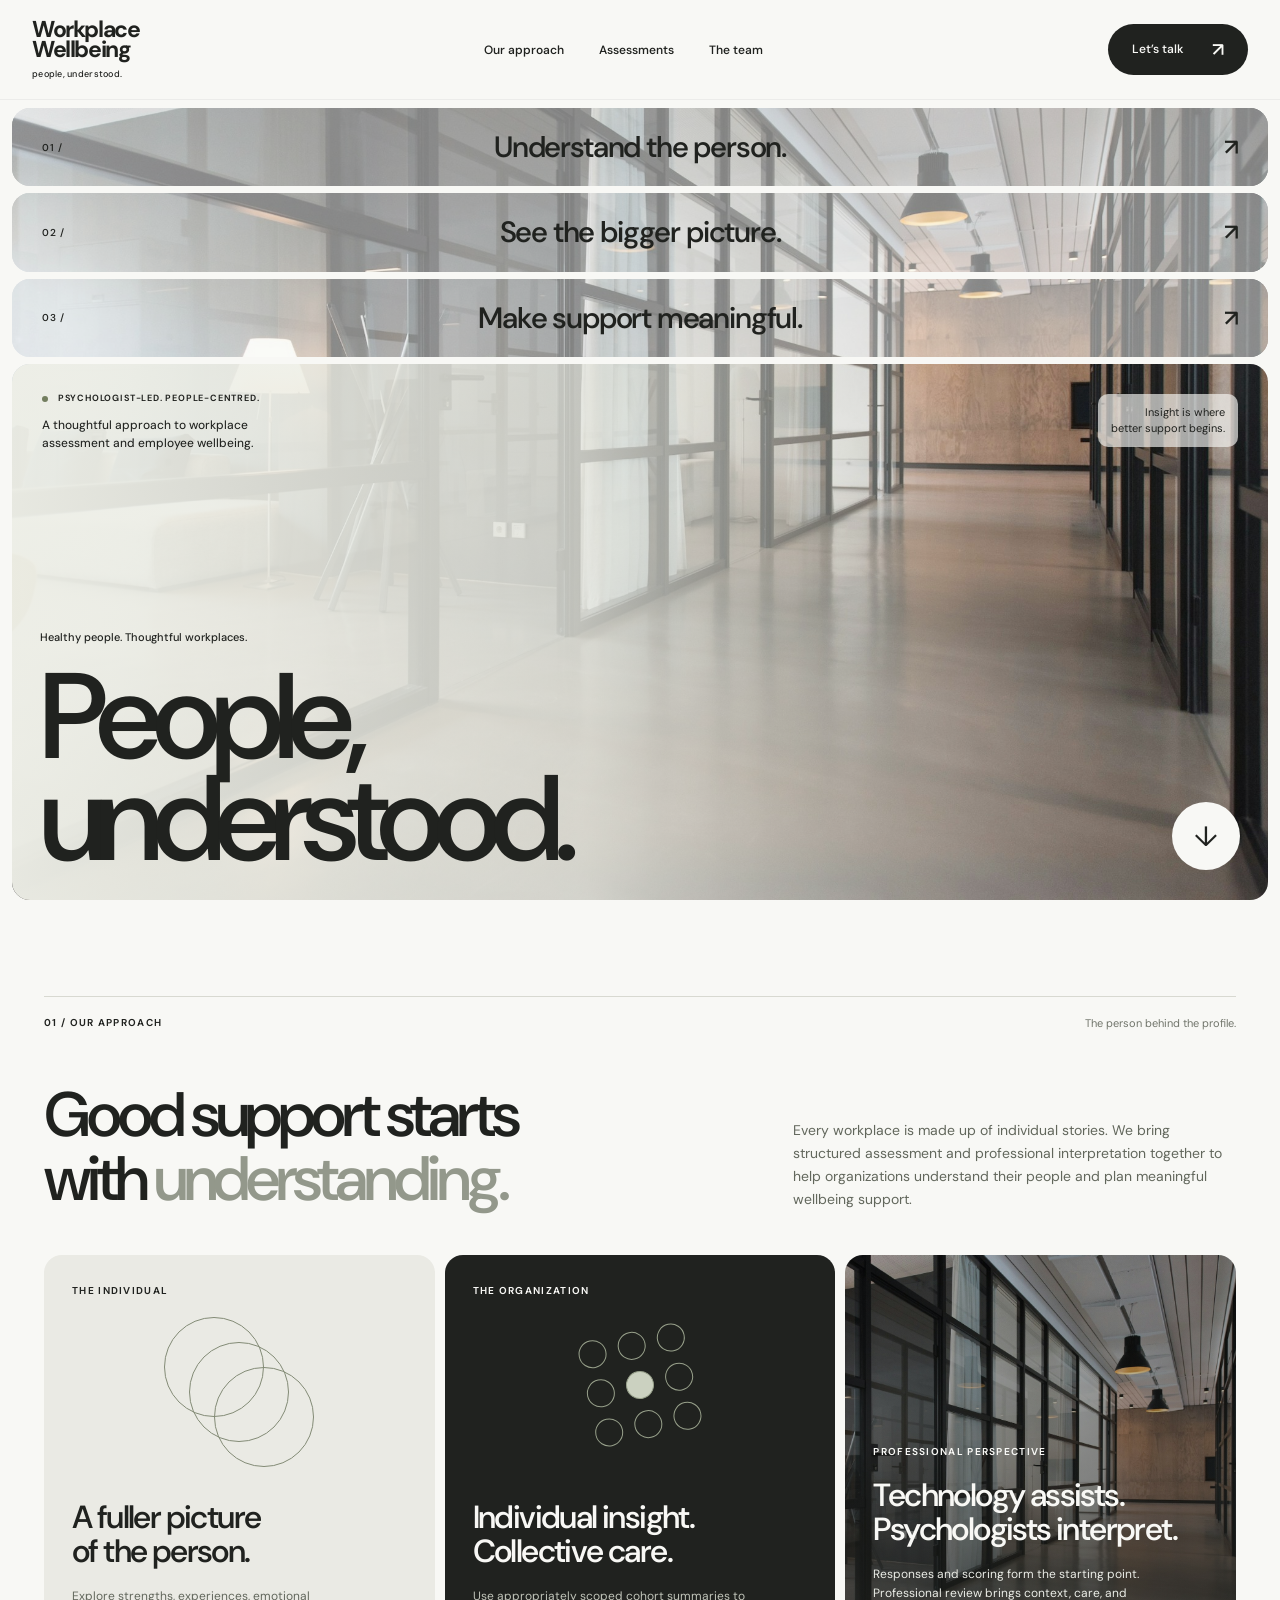
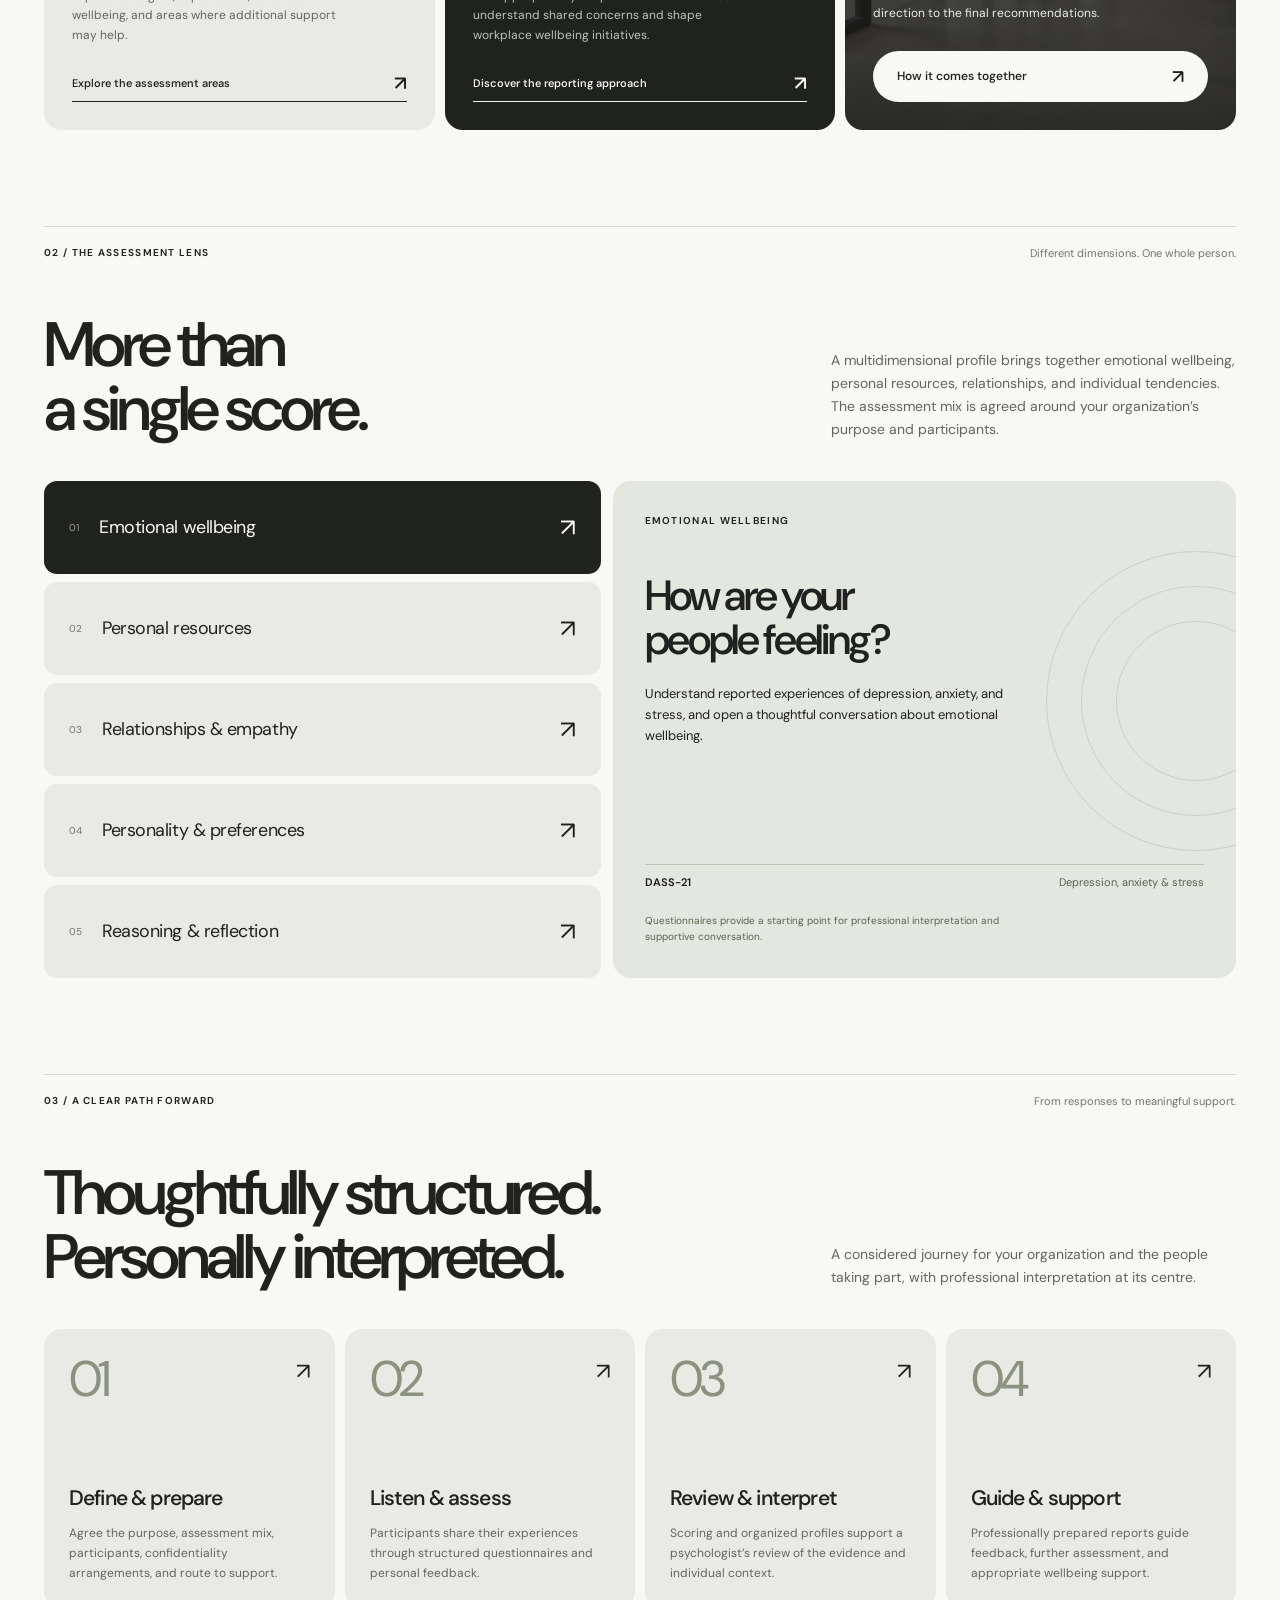
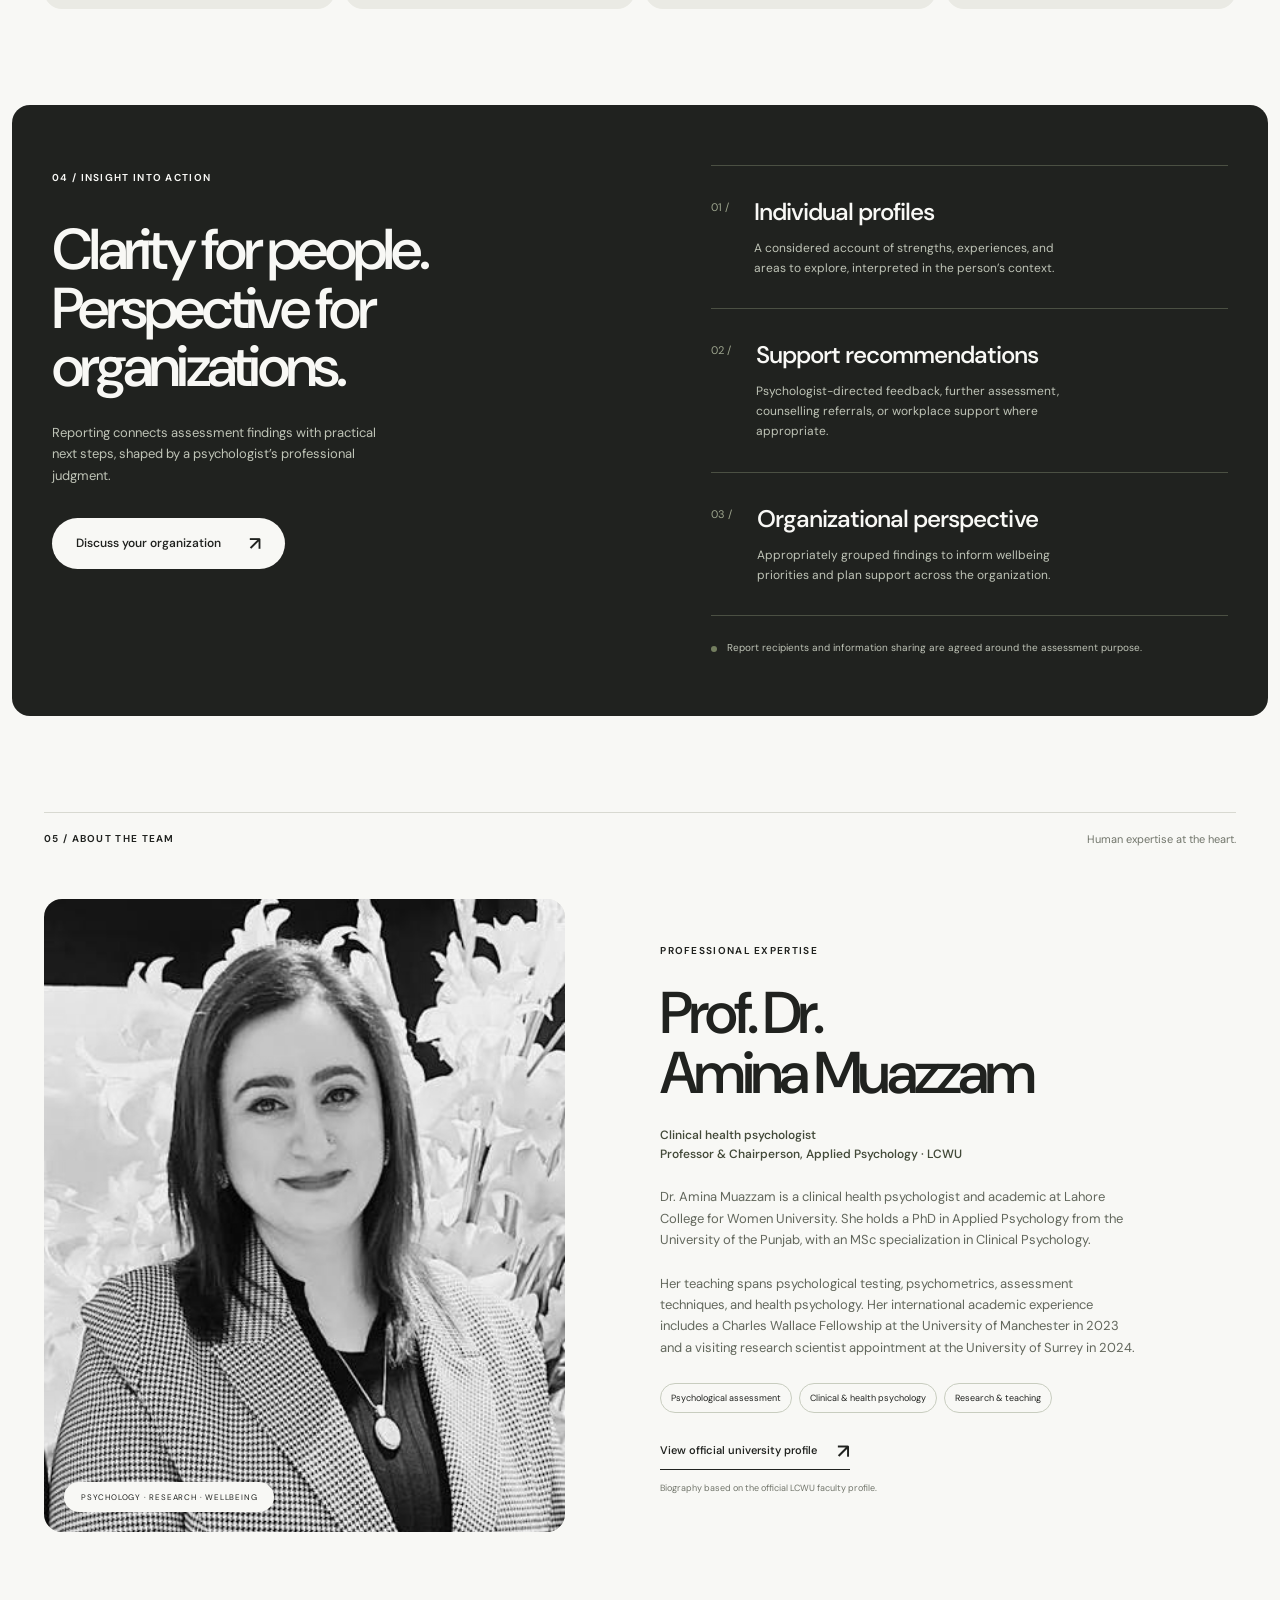
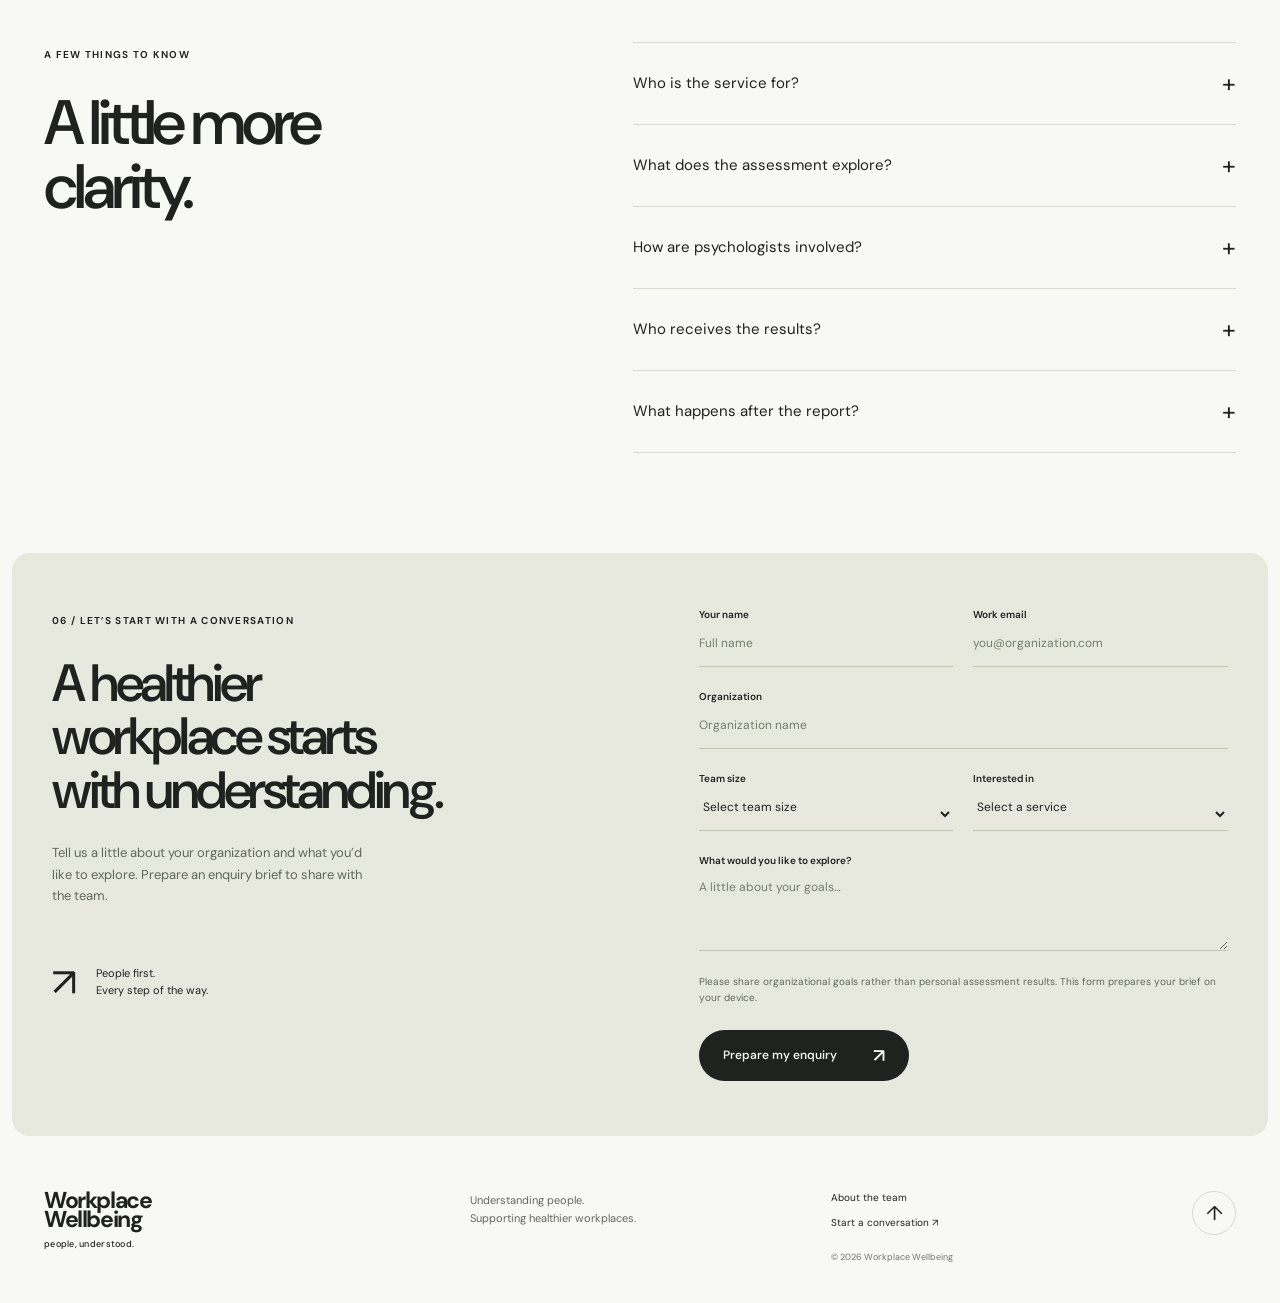
<file: index.html>
<!doctype html>
<html lang="en">
<head>
  <meta charset="UTF-8">
  <meta name="viewport" content="width=device-width, initial-scale=1">
  <meta name="theme-color" content="#f8f8f5">
  <meta name="description" content="Psychologist-led workplace assessment and wellbeing support. Understand your people through thoughtful assessment, professional interpretation, and practical follow-up.">
  <title>Workplace Wellbeing — People, understood.</title>
  <link rel="icon" type="image/svg+xml" href="assets/favicon.svg">
  <link rel="preload" as="image" href="assets/images/workplace.jpg">
  <link rel="stylesheet" href="styles.css">
  <script src="config.js" defer></script>
  <script src="app.js" defer></script>
</head>
<body>
  <a class="skip-link" href="#main">Skip to content</a>
  <div class="splash" aria-hidden="true" hidden><span class="splash-label">A little more understanding.</span><span class="splash-count">0</span></div>
  <header class="site-header">
    <a class="wordmark" href="#home" aria-label="Workplace Wellbeing home">Workplace<br>Wellbeing<span>people, understood.</span></a>
    <nav class="desktop-nav" aria-label="Main navigation"><a href="#approach">Our approach</a><a href="#assessments">Assessments</a><a href="#team">The team</a></nav>
    <div class="header-actions"><a class="button button-dark header-cta" href="#contact">Let’s talk <span aria-hidden="true">↗</span></a><button class="menu-toggle" type="button" aria-controls="mobile-menu" aria-expanded="false" aria-label="Open menu"><span></span><span></span></button></div>
  </header>
  <dialog id="mobile-menu" class="mobile-menu" aria-label="Navigation">
    <div class="menu-top"><span class="eyebrow">Explore</span><button class="close-menu" type="button" aria-label="Close menu">✕</button></div>
    <nav aria-label="Mobile navigation"><a href="#home">Home <span>01</span></a><a href="#approach">Our approach <span>02</span></a><a href="#assessments">Assessments <span>03</span></a><a href="#team">The team <span>04</span></a><a href="#contact">Let’s talk <span>05</span></a></nav>
    <p>Better understanding.<br>More thoughtful support.</p>
  </dialog>
  <main id="main">
    <section id="home" class="hero mosaic" aria-labelledby="hero-title">
      <div class="feature-bar mask-card"><span class="feature-index">01 /</span><span>Understand the person.</span><span class="feature-symbol" aria-hidden="true">↗</span></div>
      <div class="feature-bar mask-card"><span class="feature-index">02 /</span><span>See the bigger picture.</span><span class="feature-symbol" aria-hidden="true">↗</span></div>
      <div class="feature-bar mask-card"><span class="feature-index">03 /</span><span>Make support meaningful.</span><span class="feature-symbol" aria-hidden="true">↗</span></div>
      <div class="hero-main mask-card">
        <div class="hero-intro"><span class="status-dot"></span> PSYCHOLOGIST-LED. PEOPLE-CENTRED.<p>A thoughtful approach to workplace<br>assessment and employee wellbeing.</p></div>
        <div class="hero-bottom"><div><p class="hero-label">Healthy people. Thoughtful workplaces.</p><h1 id="hero-title">People,<br><span>understood.</span></h1></div><a class="round-link hero-link" href="#approach" aria-label="Discover our approach"><span aria-hidden="true">↓</span></a></div>
        <span class="hero-side-note">Insight is where<br>better support begins.</span>
      </div>
    </section>

    <section id="approach" class="section approach" aria-labelledby="approach-title">
      <div class="section-caption"><span class="eyebrow">01 / OUR APPROACH</span><span class="caption-right">The person behind the profile.</span></div>
      <div class="approach-intro reveal"><h2 id="approach-title">Good support starts<br>with <span class="muted">understanding.</span></h2><p>Every workplace is made up of individual stories. We bring structured assessment and professional interpretation together to help organizations understand their people and plan meaningful wellbeing support.</p></div>
      <div class="approach-grid">
        <article class="approach-card card-light reveal"><span class="eyebrow">THE INDIVIDUAL</span><div class="line-art" aria-hidden="true"><i></i><i></i><i></i></div><h3>A fuller picture<br>of the person.</h3><p>Explore strengths, experiences, emotional wellbeing, and areas where additional support may help.</p><a class="text-link" href="#assessments">Explore the assessment areas <span aria-hidden="true">↗</span></a></article>
        <article class="approach-card card-dark reveal"><span class="eyebrow">THE ORGANIZATION</span><div class="cohort-art" aria-hidden="true"><i></i><i></i><i></i><i></i><i></i><i></i><i></i><i></i><i></i></div><h3>Individual insight.<br>Collective care.</h3><p>Use appropriately scoped cohort summaries to understand shared concerns and shape workplace wellbeing initiatives.</p><a class="text-link" href="#reports">Discover the reporting approach <span aria-hidden="true">↗</span></a></article>
        <article class="approach-card card-photo reveal"><div><span class="eyebrow">PROFESSIONAL PERSPECTIVE</span><h3>Technology assists.<br>Psychologists interpret.</h3></div><p>Responses and scoring form the starting point. Professional review brings context, care, and direction to the final recommendations.</p><a class="button button-white" href="#process">How it comes together <span aria-hidden="true">↗</span></a></article>
      </div>
    </section>

    <section id="assessments" class="section assessment-section" aria-labelledby="assessment-title">
      <div class="section-caption"><span class="eyebrow">02 / THE ASSESSMENT LENS</span><span class="caption-right">Different dimensions. One whole person.</span></div>
      <div class="section-heading reveal"><h2 id="assessment-title">More than<br>a single score.</h2><p>A multidimensional profile brings together emotional wellbeing, personal resources, relationships, and individual tendencies. The assessment mix is agreed around your organization’s purpose and participants.</p></div>
      <div class="assessment-explorer reveal">
        <div class="assessment-tabs" role="tablist" aria-label="Assessment areas" aria-orientation="vertical">
          <button id="tab-emotional" role="tab" aria-selected="true" aria-controls="assessment-panel" data-area="emotional"><span>01</span> Emotional wellbeing <b aria-hidden="true">↗</b></button>
          <button id="tab-personal" role="tab" aria-selected="false" aria-controls="assessment-panel" tabindex="-1" data-area="personal"><span>02</span> Personal resources <b aria-hidden="true">↗</b></button>
          <button id="tab-relationships" role="tab" aria-selected="false" aria-controls="assessment-panel" tabindex="-1" data-area="relationships"><span>03</span> Relationships & empathy <b aria-hidden="true">↗</b></button>
          <button id="tab-preferences" role="tab" aria-selected="false" aria-controls="assessment-panel" tabindex="-1" data-area="preferences"><span>04</span> Personality & preferences <b aria-hidden="true">↗</b></button>
          <button id="tab-reflection" role="tab" aria-selected="false" aria-controls="assessment-panel" tabindex="-1" data-area="reflection"><span>05</span> Reasoning & reflection <b aria-hidden="true">↗</b></button>
        </div>
        <div id="assessment-panel" class="assessment-panel" role="tabpanel" tabindex="0" aria-labelledby="tab-emotional">
          <span class="eyebrow" id="area-kicker">EMOTIONAL WELLBEING</span><div class="panel-orbit" aria-hidden="true"><i></i><i></i><i></i></div>
          <h3 id="area-title">How are your<br>people feeling?</h3><p id="area-description">Understand reported experiences of depression, anxiety, and stress, and open a thoughtful conversation about emotional wellbeing.</p>
          <div class="instrument-list" id="instrument-list"><div><strong>DASS-21</strong><span>Depression, anxiety & stress</span></div></div>
          <p class="panel-footnote">Questionnaires provide a starting point for professional interpretation and supportive conversation.</p>
        </div>
      </div>
      <noscript><p>The assessment areas also include SWLS, Rosenberg Self-Esteem, Ryff Wellbeing, an IRI adaptation, a teacher–student relationship adaptation, brief Big Five and EPPS-inspired modules, a Raven-style task, and a Rotter-inspired sentence-completion module.</p></noscript>
    </section>

    <section id="process" class="section process-section" aria-labelledby="process-title">
      <div class="section-caption"><span class="eyebrow">03 / A CLEAR PATH FORWARD</span><span class="caption-right">From responses to meaningful support.</span></div>
      <div class="section-heading reveal"><h2 id="process-title">Thoughtfully structured.<br>Personally interpreted.</h2><p>A considered journey for your organization and the people taking part, with professional interpretation at its centre.</p></div>
      <div class="process-grid">
        <article class="process-card reveal"><span class="step-number">01</span><span class="process-line" aria-hidden="true">↗</span><h3>Define & prepare</h3><p>Agree the purpose, assessment mix, participants, confidentiality arrangements, and route to support.</p></article>
        <article class="process-card reveal"><span class="step-number">02</span><span class="process-line" aria-hidden="true">↗</span><h3>Listen & assess</h3><p>Participants share their experiences through structured questionnaires and personal feedback.</p></article>
        <article class="process-card reveal"><span class="step-number">03</span><span class="process-line" aria-hidden="true">↗</span><h3>Review & interpret</h3><p>Scoring and organized profiles support a psychologist’s review of the evidence and individual context.</p></article>
        <article class="process-card reveal"><span class="step-number">04</span><span class="process-line" aria-hidden="true">↗</span><h3>Guide & support</h3><p>Professionally prepared reports guide feedback, further assessment, and appropriate wellbeing support.</p></article>
      </div>
    </section>

    <section id="reports" class="reports-section" aria-labelledby="reports-title">
      <div class="report-heading reveal"><span class="eyebrow">04 / INSIGHT INTO ACTION</span><h2 id="reports-title">Clarity for people.<br>Perspective for<br>organizations.</h2><p>Reporting connects assessment findings with practical next steps, shaped by a psychologist’s professional judgment.</p><a class="button button-white" href="#contact">Discuss your organization <span aria-hidden="true">↗</span></a></div>
      <div class="report-details">
        <article class="reveal"><span>01 /</span><div><h3>Individual profiles</h3><p>A considered account of strengths, experiences, and areas to explore, interpreted in the person’s context.</p></div></article>
        <article class="reveal"><span>02 /</span><div><h3>Support recommendations</h3><p>Psychologist-directed feedback, further assessment, counselling referrals, or workplace support where appropriate.</p></div></article>
        <article class="reveal"><span>03 /</span><div><h3>Organizational perspective</h3><p>Appropriately grouped findings to inform wellbeing priorities and plan support across the organization.</p></div></article>
        <div class="report-note"><span class="status-dot"></span> Report recipients and information sharing are agreed around the assessment purpose.</div>
      </div>
    </section>

    <section id="team" class="section team-section" aria-labelledby="team-title">
      <div class="section-caption"><span class="eyebrow">05 / ABOUT THE TEAM</span><span class="caption-right">Human expertise at the heart.</span></div>
      <div class="team-grid reveal">
        <div class="team-portrait"><img src="assets/team/portrait-placeholder.svg" data-portrait alt="Portrait placeholder with the initials AM for Dr. Amina Muazzam" width="700" height="850" loading="lazy"><span class="portrait-caption">PSYCHOLOGY · RESEARCH · WELLBEING</span></div>
        <div class="team-bio"><span class="eyebrow">PROFESSIONAL EXPERTISE</span><h2 id="team-title">Prof. Dr.<br>Amina Muazzam</h2><p class="team-role">Clinical health psychologist<br>Professor & Chairperson, Applied Psychology · LCWU</p><p>Dr. Amina Muazzam is a clinical health psychologist and academic at Lahore College for Women University. She holds a PhD in Applied Psychology from the University of the Punjab, with an MSc specialization in Clinical Psychology.</p><p>Her teaching spans psychological testing, psychometrics, assessment techniques, and health psychology. Her international academic experience includes a Charles Wallace Fellowship at the University of Manchester in 2023 and a visiting research scientist appointment at the University of Surrey in 2024.</p><div class="team-tags"><span>Psychological assessment</span><span>Clinical & health psychology</span><span>Research & teaching</span></div><a class="text-link" href="https://www.lcwu.edu.pk/prof-dr-amina-muazzam.html" target="_blank" rel="noopener noreferrer">View official university profile <span aria-hidden="true">↗</span><span class="sr-only"> (opens in a new tab)</span></a><small class="bio-source">Biography based on the official LCWU faculty profile.</small></div>
      </div>
    </section>

    <section id="questions" class="section faq-section" aria-labelledby="faq-title"><div class="faq-intro"><span class="eyebrow">A FEW THINGS TO KNOW</span><h2 id="faq-title">A little more<br>clarity.</h2></div><div class="faq-list">
      <details><summary>Who is the service for?<span aria-hidden="true">+</span></summary><p>Organizations looking to understand and support employee wellbeing, including educational institutions and other workplaces. The assessment purpose and participant group are agreed before the programme begins.</p></details>
      <details><summary>What does the assessment explore?<span aria-hidden="true">+</span></summary><p>The profile can explore emotional wellbeing, life satisfaction, self-esteem, positive functioning, relationships, personality preferences, reasoning, and personal reflections. A psychologist selects the relevant assessment mix for the agreed purpose.</p></details>
      <details><summary>How are psychologists involved?<span aria-hidden="true">+</span></summary><p>The service is built around professional interpretation. Software organizes responses, calculates scores, and assists report preparation; psychologists consider the evidence in context, prepare final reports, and guide appropriate follow-up.</p></details>
      <details><summary>Who receives the results?<span aria-hidden="true">+</span></summary><p>Recipients and confidentiality arrangements are agreed at the outset. Individual feedback and organizational summaries serve different purposes, with information sharing scoped to those agreed purposes.</p></details>
      <details><summary>What happens after the report?<span aria-hidden="true">+</span></summary><p>Depending on the person and circumstances, a psychologist may suggest a feedback session, further assessment, counselling referral, coping-skills work, or workplace support. Organizational findings can also inform wider wellbeing initiatives.</p></details>
    </div></section>

    <section id="contact" class="contact-section" aria-labelledby="contact-title"><div class="contact-intro"><span class="eyebrow">06 / LET’S START WITH A CONVERSATION</span><h2 id="contact-title">A healthier<br>workplace starts<br>with understanding.</h2><p>Tell us a little about your organization and what you’d like to explore. Prepare an enquiry brief to share with the team.</p><div class="contact-note"><span aria-hidden="true">↗</span> People first.<br>Every step of the way.</div></div>
      <form id="enquiry-form"><div class="form-row"><label>Your name<input name="name" autocomplete="name" placeholder="Full name" required maxlength="100"></label><label>Work email<input name="email" type="email" autocomplete="email" placeholder="you@organization.com" required maxlength="200"></label></div><label>Organization<input name="organization" autocomplete="organization" placeholder="Organization name" required maxlength="200"></label><div class="form-row"><label>Team size<select name="size" required><option value="">Select team size</option><option>1–50 people</option><option>51–200 people</option><option>201–500 people</option><option>501+ people</option></select></label><label>Interested in<select name="interest" required><option value="">Select a service</option><option>Workplace wellbeing assessment</option><option>Individual assessment & feedback</option><option>Organizational wellbeing insights</option><option>Support & follow-up planning</option><option>Discuss the right approach</option></select></label></div><label>What would you like to explore?<textarea name="message" rows="3" placeholder="A little about your goals…" maxlength="3000" required></textarea></label><p class="form-note">Please share organizational goals rather than personal assessment results. This form prepares your brief on your device.</p><button class="button button-dark" type="submit">Prepare my enquiry <span aria-hidden="true">↗</span></button></form>
    </section>
  </main>
  <footer><a class="wordmark" href="#home">Workplace<br>Wellbeing<span>people, understood.</span></a><p>Understanding people.<br>Supporting healthier workplaces.</p><div><a href="#team">About the team</a><a href="#contact">Start a conversation ↗</a><span>© <span id="year">2026</span> Workplace Wellbeing</span></div><a class="back-top" href="#home" aria-label="Back to top">↑</a></footer>
  <dialog id="enquiry-dialog" class="enquiry-dialog" aria-labelledby="enquiry-title"><button class="dialog-close" type="button" aria-label="Close enquiry">✕</button><span class="eyebrow">YOUR NEXT STEP</span><h2 id="enquiry-title">Your conversation<br>starts here.</h2><p>Your enquiry brief is ready. Download or copy it to share with the team. Nothing has been sent.</p><pre id="enquiry-preview"></pre><div class="dialog-actions"><button class="button button-dark" id="download-enquiry" type="button">Download brief ↓</button><button class="button button-outline" id="copy-enquiry" type="button">Copy brief</button><a id="email-enquiry" class="button button-outline" hidden>Open email ↗</a></div><p id="copy-status" role="status" aria-live="polite"></p></dialog>
</body>
</html>
</file>
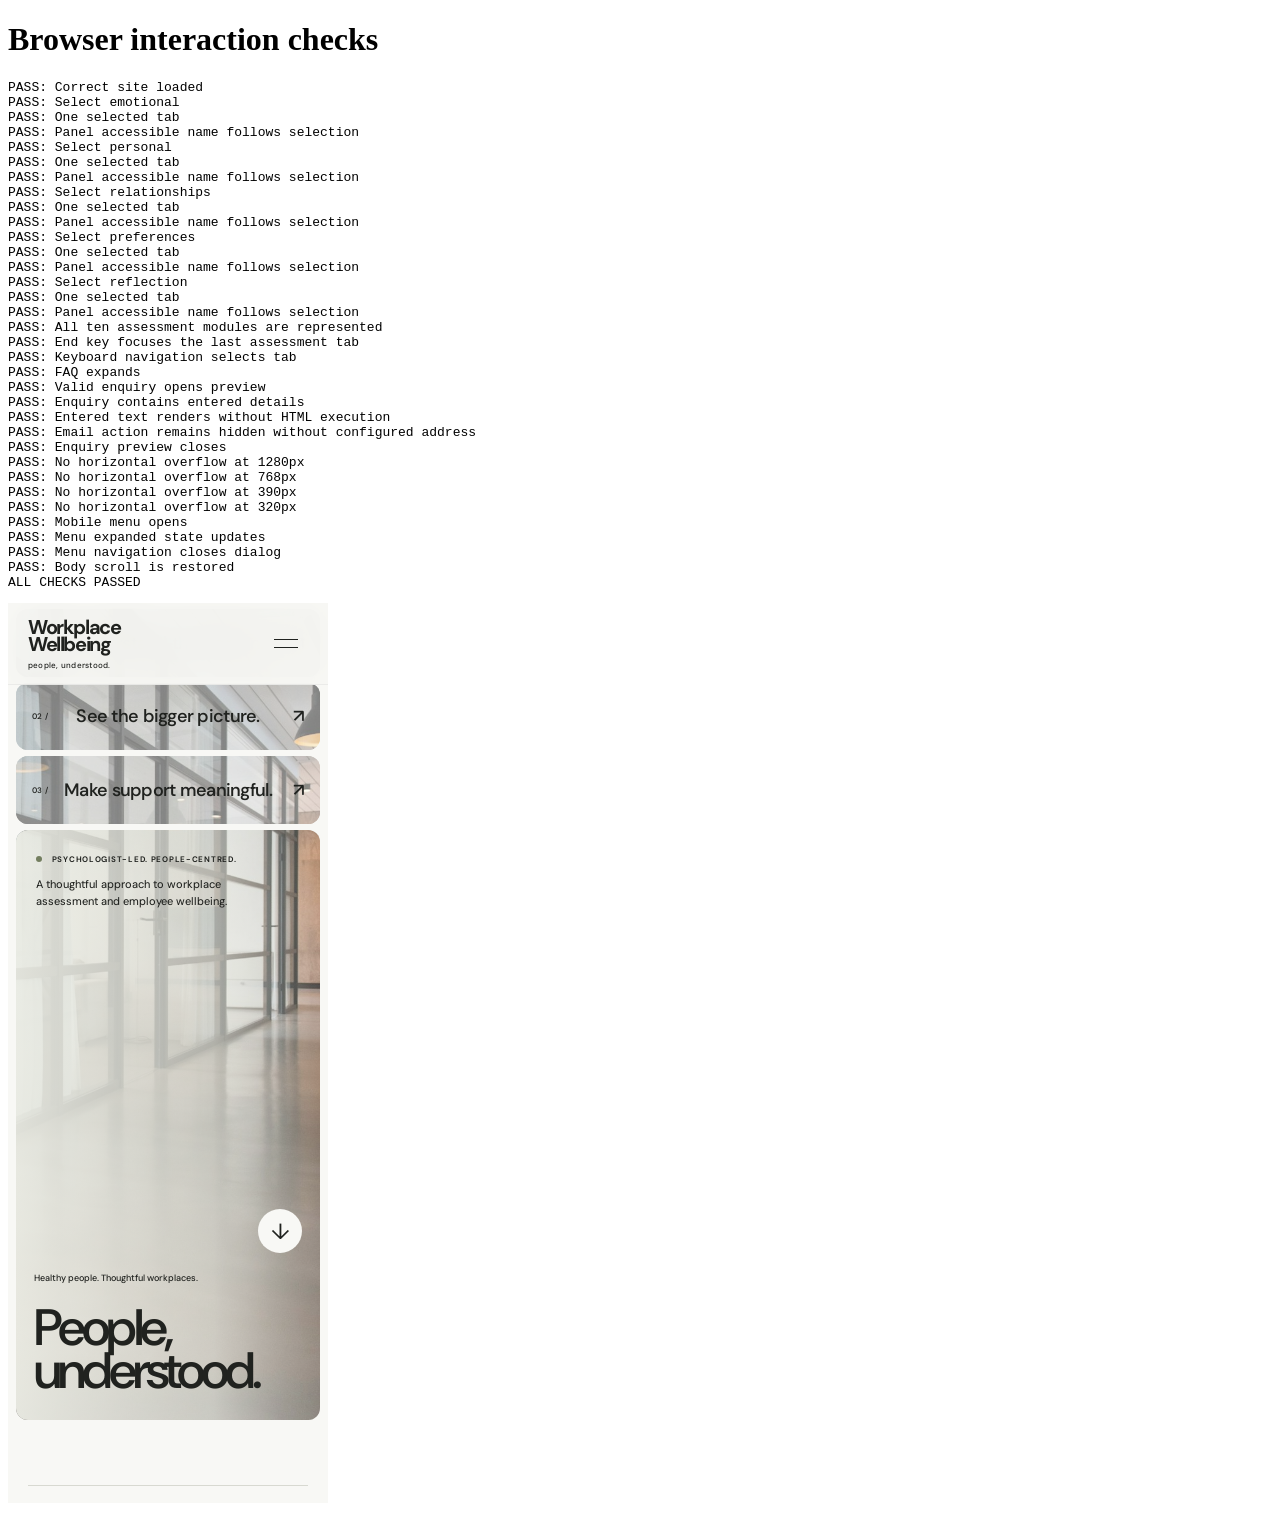
<file: tests/browser-check.html>
<!doctype html>
<html lang="en"><head><meta charset="utf-8"><title>Browser interaction checks</title></head><body>
<h1>Browser interaction checks</h1><pre id="results">Running…</pre><iframe id="site" src="../index.html#assessments" style="width:1280px;height:900px;border:0" title="Site under test"></iframe>
<script>
const frame = document.querySelector('#site');
frame.addEventListener('load', async () => {
  const results = [];
  const check = (condition, message) => { results.push(`${condition ? 'PASS' : 'FAIL'}: ${message}`); if (!condition) throw new Error(message); };
  const pause = () => new Promise(resolve => setTimeout(resolve, 250));
  try {
    const doc = frame.contentDocument;
    const win = frame.contentWindow;
    check(doc.title.includes('Workplace Wellbeing'), 'Correct site loaded');
    const tabs = [...doc.querySelectorAll('[role="tab"]')];
    let instruments = 0;
    for (const tab of tabs) {
      tab.click();
      check(tab.getAttribute('aria-selected') === 'true', `Select ${tab.dataset.area}`);
      check(doc.querySelectorAll('[role="tab"][aria-selected="true"]').length === 1, 'One selected tab');
      check(doc.querySelector('#assessment-panel').getAttribute('aria-labelledby') === tab.id, 'Panel accessible name follows selection');
      instruments += doc.querySelectorAll('#instrument-list > div').length;
    }
    check(instruments === 10, 'All ten assessment modules are represented');
    tabs[0].focus();
    tabs[0].dispatchEvent(new win.KeyboardEvent('keydown', { key: 'End', bubbles: true }));
    check(doc.activeElement === tabs[4], 'End key focuses the last assessment tab');
    check(tabs[4].getAttribute('aria-selected') === 'true', 'Keyboard navigation selects tab');
    const disclosure = doc.querySelector('details');
    disclosure.querySelector('summary').click();
    check(disclosure.open, 'FAQ expands');
    const form = doc.querySelector('#enquiry-form');
    const fill = (name, value) => { form.elements.namedItem(name).value = value; };
    fill('name', 'Test Visitor'); fill('email', 'visitor@example.org'); fill('organization', '<script>test<' + '/script>');
    fill('size', '51–200 people'); fill('interest', 'Workplace wellbeing assessment'); fill('message', 'Support for our team.');
    form.requestSubmit();
    check(doc.querySelector('#enquiry-dialog').open, 'Valid enquiry opens preview');
    check(doc.querySelector('#enquiry-preview').textContent.includes('visitor@example.org'), 'Enquiry contains entered details');
    check(!doc.querySelector('#enquiry-preview script'), 'Entered text renders without HTML execution');
    check(doc.querySelector('#email-enquiry').hidden, 'Email action remains hidden without configured address');
    doc.querySelector('.dialog-close').click();
    check(!doc.querySelector('#enquiry-dialog').open, 'Enquiry preview closes');
    for (const width of [1280, 768, 390, 320]) {
      frame.style.width = width + 'px';
      await pause();
      check(doc.documentElement.scrollWidth <= width + 1, `No horizontal overflow at ${width}px`);
    }
    doc.querySelector('.menu-toggle').click();
    check(doc.querySelector('#mobile-menu').open, 'Mobile menu opens');
    check(doc.querySelector('.menu-toggle').getAttribute('aria-expanded') === 'true', 'Menu expanded state updates');
    doc.querySelector('#mobile-menu a').click();
    await pause();
    check(!doc.querySelector('#mobile-menu').open, 'Menu navigation closes dialog');
    check(!doc.body.classList.contains('menu-open'), 'Body scroll is restored');
    results.push('ALL CHECKS PASSED');
  } catch (error) { results.push('ERROR: ' + error.message); }
  document.querySelector('#results').textContent = results.join('\n');
  document.title = results.includes('ALL CHECKS PASSED') ? 'PASS — Browser checks' : 'FAIL — Browser checks';
});
</script></body></html>
</file>
<file: styles.css>
@import url('https://fonts.googleapis.com/css2?family=DM+Sans:wght@400;450;500;550;600;650;700&display=swap');

:root{--paper:#f8f8f5;--ink:#20221f;--soft:#eaeae4;--line:#d8d9d1;--muted:#71756b;--radius:18px;--font:'DM Sans',Arial,Helvetica,sans-serif;color-scheme:light}
*{box-sizing:border-box}html{scroll-behavior:smooth;scroll-padding-top:105px}body{margin:0;background:var(--paper);color:var(--ink);font-family:var(--font);-webkit-font-smoothing:antialiased}body.menu-open{overflow:hidden}button,input,textarea,select{font:inherit}button,a,input,textarea,select{-webkit-tap-highlight-color:transparent}a{color:inherit;text-decoration:none}button{cursor:pointer;color:inherit}img{display:block;max-width:100%}button{border:0}a,button{touch-action:manipulation}button:focus-visible,a:focus-visible,summary:focus-visible{outline:3px solid #707e59;outline-offset:5px}input:focus,textarea:focus,select:focus{outline:2px solid #707e59;outline-offset:3px}[hidden]{display:none!important}h1,h2,h3,p{margin:0}h1,h2,h3{font-weight:550}h2{font-size:clamp(2.5rem,4.9vw,5rem);letter-spacing:-.065em;line-height:1.02}p{line-height:1.65}section[id]{scroll-margin-top:12px}::selection{background:#d2d8c5;color:#20221f}.muted{color:#93988b}.eyebrow{font-size:10px;letter-spacing:.13em;font-weight:650;line-height:1.6}.sr-only{position:absolute;width:1px;height:1px;padding:0;margin:-1px;overflow:hidden;clip:rect(0,0,0,0);white-space:nowrap;border:0}.skip-link{position:fixed;left:20px;top:-70px;z-index:200;background:#20221f;color:white;padding:15px;border-radius:10px}.skip-link:focus{top:10px}
.site-header{height:100px;position:fixed;top:0;left:0;right:0;z-index:40;display:flex;align-items:center;justify-content:space-between;padding:16px 32px;background:rgba(248,248,245,.92);backdrop-filter:blur(18px);border-bottom:1px solid rgba(32,34,31,.05)}.wordmark{font-size:23px;line-height:.85;font-weight:700;letter-spacing:-1.4px;display:block}.wordmark span{display:block;letter-spacing:.03em;font-weight:500;font-size:9px;margin-top:10px;line-height:1}.desktop-nav{display:flex;gap:35px;font-size:12px;font-weight:550}.desktop-nav a{padding:12px 0;position:relative}.desktop-nav a:after{content:'';position:absolute;bottom:5px;left:0;width:0;height:1px;background:var(--ink);transition:width .2s}.desktop-nav a:hover:after,.desktop-nav a.active:after{width:100%}.header-actions{display:flex;align-items:center;gap:20px}.button{display:inline-flex;align-items:center;justify-content:space-between;gap:28px;border-radius:99px;padding:16px 24px;font-size:12px;font-weight:550;line-height:1.4;transition:transform .2s,background .2s;min-height:48px}.button span{font-size:19px;line-height:1}.button:hover{transform:translateY(-2px)}.button-dark{background:var(--ink);color:var(--paper)}.button-dark:hover{background:#41473b}.button-white{background:var(--paper);color:var(--ink)}.button-outline{border:1px solid var(--line);background:transparent}.menu-toggle{display:none;width:44px;height:44px;background:transparent;position:relative}.menu-toggle span{width:24px;height:1.5px;background:var(--ink);position:absolute;left:10px;top:17px}.menu-toggle span+span{top:25px}.mobile-menu{inset:0 0 0 auto;margin:0;width:min(450px,90vw);height:100dvh;max-height:none;border:0;padding:30px;background:var(--paper);color:var(--ink)}dialog::backdrop{background:#10150f66;backdrop-filter:blur(5px)}.menu-top{display:flex;justify-content:space-between;align-items:center}.close-menu,.dialog-close{background:transparent;width:44px;height:44px;font-size:22px}.mobile-menu nav{display:flex;flex-direction:column;margin-top:65px}.mobile-menu nav a{display:flex;align-items:center;justify-content:space-between;font-size:clamp(24px,6vw,36px);letter-spacing:-.05em;padding:20px 0;border-bottom:1px solid var(--line)}.mobile-menu nav span{font-size:12px;letter-spacing:0}.mobile-menu>p{margin-top:45px;color:var(--muted);font-size:14px}
.hero{height:100svh;min-height:760px;max-height:1250px;padding:108px 12px 0;display:flex;flex-direction:column;gap:7px;position:relative}.mask-card{background-color:#d5d7d0;background-image:url('assets/images/workplace.jpg');background-size:cover;background-position:center;isolation:isolate;border-radius:var(--radius);position:relative;overflow:hidden}.mask-card:before{content:'';position:absolute;inset:0;background:rgba(248,248,245,.52);z-index:-1}.feature-bar{min-height:65px;height:8.7vh;max-height:100px;display:flex;align-items:center;justify-content:center;font-size:clamp(18px,2.3vw,33px);font-weight:550;letter-spacing:-.04em;flex-shrink:0}.feature-index{position:absolute;left:30px;font-size:10px;letter-spacing:.05em}.feature-symbol{position:absolute;right:30px;font-size:23px}.hero-main{flex:1;min-height:400px}.hero-main:before{background:linear-gradient(90deg,rgba(238,239,231,.97),rgba(238,239,231,.8) 45%,rgba(238,239,231,.05) 85%)}.hero-intro{position:absolute;top:28px;left:30px;font-size:9px;letter-spacing:.09em;font-weight:650}.hero-intro p{font-size:12px;font-weight:450;letter-spacing:0;margin-top:12px;line-height:1.55}.status-dot{display:inline-block;width:6px;height:6px;border-radius:50%;background:#737e5f;margin-right:7px;vertical-align:middle}.hero-bottom{position:absolute;bottom:30px;left:28px;right:28px;display:flex;align-items:flex-end;justify-content:space-between;gap:10px}.hero-label{font-size:11px;font-weight:500;margin-bottom:20px}h1{font-size:clamp(4rem,9.5vw,10rem);line-height:.84;letter-spacing:-.075em;font-weight:550}h1 span{letter-spacing:-.08em}.round-link{height:68px;width:68px;flex-shrink:0;border-radius:50%;background:var(--paper);display:flex;justify-content:center;align-items:center;font-size:28px;transition:transform .2s}.round-link:hover{transform:translateY(5px)}.hero-side-note{position:absolute;right:30px;top:30px;font-size:11px;line-height:1.5;text-align:right;background:#f8f8f5a6;padding:10px 13px;border-radius:10px}
.section{padding:96px 44px 0;max-width:1680px;margin:auto}.section-caption{display:flex;justify-content:space-between;align-items:center;border-top:1px solid var(--line);padding-top:18px;margin-bottom:52px}.caption-right{font-size:11px;color:var(--muted)}.approach-intro{display:grid;grid-template-columns:1.5fr 1fr;align-items:end;gap:7%;margin-bottom:44px}.approach-intro>p,.section-heading>p{font-size:14px;max-width:430px;color:#62675c}.approach-grid{display:grid;grid-template-columns:1fr 1fr 1fr;gap:10px}.approach-card{padding:28px;border-radius:var(--radius);min-height:475px;position:relative;overflow:hidden;display:flex;flex-direction:column;align-items:flex-start}.card-light{background:var(--soft)}.card-dark{background:var(--ink);color:var(--paper)}.approach-card h3{font-size:clamp(27px,2.5vw,39px);letter-spacing:-.05em;line-height:1.07;margin-top:auto}.approach-card p{font-size:12px;line-height:1.65;margin-top:18px;max-width:290px;color:#62675c}.card-dark p{color:#c0c4b9}.text-link{display:inline-flex;align-items:center;justify-content:space-between;gap:20px;font-size:11px;font-weight:550;line-height:1.5;padding-bottom:8px;border-bottom:1px solid currentColor}.text-link span[aria-hidden]{font-size:20px;line-height:1}.approach-card .text-link{margin-top:27px;width:100%}.card-photo{background:linear-gradient(180deg,#20221f22,#20221fdd),url('assets/images/workplace.jpg') 73% center/cover;color:var(--paper);justify-content:flex-end}.card-photo>div{margin-top:auto}.card-photo .eyebrow{display:block;margin-bottom:18px}.card-photo p{color:#ebede7}.card-photo .button{margin-top:27px;width:100%}.line-art{height:150px;width:150px;position:relative;margin:18px auto 28px}.line-art i{position:absolute;height:100px;width:100px;border:1px solid #838b76;border-radius:50%;top:25px;left:25px}.line-art i:nth-child(2){left:0;top:0}.line-art i:nth-child(3){left:50px;top:50px}.cohort-art{display:grid;grid-template-columns:repeat(3,28px);gap:12px;margin:32px auto 42px;transform:rotate(-12deg)}.cohort-art i{height:28px;width:28px;border:1px solid #98a18b;border-radius:50%}.cohort-art i:nth-child(5){background:#cbd1c0}.section-heading{display:flex;justify-content:space-between;align-items:end;gap:7%;margin-bottom:40px}.section-heading>h2{flex:1}.section-heading>p{width:34%}.assessment-explorer{display:grid;grid-template-columns:1fr 1.12fr;gap:12px}.assessment-tabs{display:flex;flex-direction:column;gap:8px}.assessment-tabs button{background:var(--soft);border-radius:13px;text-align:left;padding:30px 25px;display:flex;align-items:center;gap:20px;font-size:clamp(14px,1.4vw,20px);letter-spacing:-.025em;flex:1;min-height:90px;transition:background .2s,color .2s}.assessment-tabs button>span{font-size:10px;letter-spacing:0;opacity:.6}.assessment-tabs b{margin-left:auto;font-size:25px;font-weight:400}.assessment-tabs button[aria-selected=true]{background:var(--ink);color:var(--paper)}.assessment-tabs button:hover:not([aria-selected=true]){background:#dddfd4}.assessment-panel{background:#e4e7dd;border-radius:var(--radius);padding:32px;position:relative;overflow:hidden;isolation:isolate;min-height:495px;display:flex;flex-direction:column;align-items:flex-start}.assessment-panel h3{font-size:clamp(30px,3.3vw,51px);line-height:1.05;letter-spacing:-.055em;margin-top:45px;max-width:90%}.assessment-panel>p:not(.panel-footnote){font-size:13px;max-width:370px;margin-top:20px}.instrument-list{margin-top:auto;padding-top:28px;position:relative;width:100%}.instrument-list>div{padding:10px 0;border-top:1px solid #bfc5b4;display:flex;flex-wrap:wrap;gap:6px 15px;justify-content:space-between;font-size:11px}.instrument-list strong{font-weight:650}.instrument-list span{color:#59634e}.assessment-panel .panel-footnote{font-size:10px;color:#59634e;margin-top:14px;max-width:380px}.panel-orbit{position:absolute;z-index:-1;right:-110px;top:70px;height:300px;width:300px;opacity:.3}.panel-orbit i{position:absolute;border:1px solid #98a18b;border-radius:50%;inset:0}.panel-orbit i:nth-child(2){inset:35px}.panel-orbit i:nth-child(3){inset:70px}.process-grid{display:grid;grid-template-columns:repeat(4,1fr);gap:10px}.process-card{position:relative;background:var(--soft);border-radius:var(--radius);padding:25px;min-height:280px;display:flex;flex-direction:column}.step-number{font-size:50px;letter-spacing:-.075em;color:#8b9280;line-height:1}.process-line{position:absolute;top:27px;right:25px;font-size:23px}.process-card h3{font-size:21px;letter-spacing:-.04em;margin-top:auto;padding-top:35px}.process-card p{font-size:12px;color:#62675c;margin-top:12px}.reports-section{max-width:1656px;margin:96px 12px 0;padding:60px 40px;border-radius:var(--radius);background:var(--ink);color:var(--paper);display:grid;grid-template-columns:1fr 1fr;gap:12%}.report-heading h2{font-size:clamp(35px,4.5vw,65px);margin-top:35px}.report-heading p{font-size:13px;color:#bfc4b7;max-width:350px;margin-top:25px}.report-heading .button{margin-top:32px}.report-details{display:flex;flex-direction:column;justify-content:center}.report-details article{display:flex;gap:25px;padding:30px 0;border-bottom:1px solid #4b5043}.report-details article:first-child{border-top:1px solid #4b5043}.report-details article>span{font-size:11px;color:#9da58e;padding-top:4px;white-space:nowrap}.report-details h3{font-size:24px;letter-spacing:-.04em}.report-details p{font-size:12px;color:#bfc4b7;max-width:330px;margin-top:12px}.report-note{font-size:10px;color:#bfc4b7;line-height:1.6;margin-top:24px}.team-grid{display:grid;grid-template-columns:.95fr 1.05fr;gap:8%;align-items:center}.team-portrait{position:relative;border-radius:var(--radius);overflow:hidden;background:var(--soft)}.team-portrait img{width:100%;height:100%;aspect-ratio:7/8.5;object-fit:cover;filter:grayscale(1)}.portrait-caption{position:absolute;bottom:20px;left:20px;background:var(--paper);border-radius:99px;padding:10px 17px;font-size:8px;letter-spacing:.1em}.team-bio h2{font-size:clamp(40px,4.6vw,70px);margin-top:24px}.team-role{font-size:12px!important;font-weight:550;line-height:1.6;color:#434a39!important;margin-top:23px!important}.team-bio>p{font-size:13px;color:#62675c;max-width:480px;margin-top:22px}.team-tags{display:flex;flex-wrap:wrap;gap:7px;margin:25px 0}.team-tags span{font-size:9px;border:1px solid #c8cdbf;border-radius:99px;padding:8px 10px}.bio-source{display:block;font-size:9px;color:var(--muted);margin-top:12px}.faq-section{display:grid;grid-template-columns:1fr 1.25fr;gap:9%;padding-top:110px}.faq-intro h2{margin-top:28px}.faq-list{border-top:1px solid var(--line)}details{border-bottom:1px solid var(--line)}summary{list-style:none;display:flex;align-items:center;justify-content:space-between;gap:20px;font-size:15px;padding:23px 0;cursor:pointer;line-height:1.4}summary::-webkit-details-marker{display:none}summary span{font-size:25px;font-weight:400;transition:transform .2s}details[open] summary span{transform:rotate(45deg)}details p{font-size:13px;color:#62675c;padding:0 35px 25px 0}
.contact-section{max-width:1656px;margin:100px 12px 0;background:#e7e9df;border-radius:var(--radius);padding:55px 40px;display:grid;grid-template-columns:1fr 1fr;gap:10%}.contact-intro h2{font-size:clamp(35px,4.1vw,64px);margin-top:28px}.contact-intro>p{font-size:13px;color:#62675c;max-width:320px;margin-top:25px}.contact-note{margin-top:45px;font-size:11px;line-height:1.5;display:flex;align-items:center;gap:20px}.contact-note>span{font-size:40px;font-weight:400}form{display:flex;flex-direction:column;gap:23px;justify-content:center}.form-row{display:grid;grid-template-columns:1fr 1fr;gap:20px}label{font-size:10px;font-weight:600;display:flex;flex-direction:column;gap:12px}input,textarea,select{width:100%;min-width:0;border:0;border-bottom:1px solid #bfc6b2;background:transparent;color:var(--ink);padding:0 0 12px;border-radius:0;font-size:12px;font-weight:400}input{height:34px}select{height:34px;cursor:pointer}textarea{resize:vertical;min-height:72px}::placeholder{color:#767d6c;opacity:1}.form-note{font-size:10px;line-height:1.65;color:#62675c}form>.button{align-self:flex-start;min-width:210px}footer{max-width:1680px;display:grid;grid-template-columns:1.2fr 1fr 1fr auto;gap:35px;padding:55px 44px 40px;margin:auto;align-items:start}footer>p{font-size:11px;color:#62675c}footer>div{display:flex;flex-direction:column;gap:12px;font-size:10px}footer>div>span{font-size:9px;color:var(--muted);margin-top:10px}.back-top{width:44px;height:44px;border:1px solid var(--line);border-radius:50%;display:grid;place-items:center;font-size:20px}.enquiry-dialog{padding:45px;border:0;border-radius:20px;background:var(--paper);color:var(--ink);width:min(650px,calc(100vw - 28px));max-height:90dvh}.dialog-close{position:absolute;right:15px;top:12px}.enquiry-dialog h2{font-size:40px;margin-top:18px}.enquiry-dialog>p{font-size:12px;color:#62675c;margin-top:20px}.enquiry-dialog pre{white-space:pre-wrap;overflow-wrap:anywhere;background:var(--soft);border-radius:12px;padding:20px;font-family:var(--font);font-size:12px;line-height:1.7;max-height:260px;overflow:auto;margin:25px 0}.dialog-actions{display:flex;gap:8px;flex-wrap:wrap}.dialog-actions .button{padding:13px 20px}.splash{position:fixed;inset:0;background:var(--paper);z-index:100;display:flex;align-items:flex-end;justify-content:flex-start;transition:opacity .7s;pointer-events:none}.splash-label{position:absolute;left:35px;top:35px;font-size:12px}.splash-count{font-size:clamp(90px,12vw,170px);letter-spacing:-.07em;font-weight:600;padding:25px 35px;line-height:1;font-variant-numeric:tabular-nums}.splash.exiting{opacity:0}.js-motion .reveal{opacity:0;transform:translateY(22px);transition:opacity .65s ease,transform .65s cubic-bezier(.16,1,.3,1)}.js-motion .reveal.visible{opacity:1;transform:none}
@media(min-width:1680px){.reports-section,.contact-section{margin-left:auto;margin-right:auto}}
@media(max-width:1000px){.section{padding-left:28px;padding-right:28px}.desktop-nav{gap:20px}.approach-card{padding:22px}.approach-card h3{font-size:29px}.process-card{padding:20px}.process-card h3{font-size:18px}.reports-section,.contact-section{gap:7%;padding:42px 28px}.team-grid{gap:5%}.team-bio>p{font-size:12px}.team-tags{gap:5px}.team-tags span{font-size:8px}.assessment-tabs button{padding:24px 18px;gap:14px}footer{padding-left:28px;padding-right:28px}}
@media(max-width:767px){html{scroll-padding-top:90px}.site-header{height:82px;padding:12px 20px}.wordmark{font-size:20px}.wordmark span{font-size:8px;margin-top:8px}.desktop-nav{display:none}.menu-toggle{display:block}.header-actions{gap:10px}.header-cta{padding:12px 18px;font-size:11px;min-height:42px;gap:15px}.hero{padding:89px 8px 0;gap:6px;min-height:690px;max-height:1000px}.feature-bar{min-height:53px;height:7.5svh;border-radius:12px;font-size:21px;letter-spacing:-.04em}.feature-index{left:16px;font-size:8px}.feature-symbol{right:16px;font-size:18px}.hero-main{border-radius:12px;min-height:400px}.hero-intro{left:20px;top:24px;font-size:8px}.hero-intro p{font-size:11px}.hero-side-note{display:none}.hero-bottom{left:18px;right:18px;bottom:28px;align-items:flex-end}.hero-label{font-size:9px;margin-bottom:20px}h1{font-size:clamp(3.2rem,11.7vw,6rem)}.hero-main:before{background:linear-gradient(90deg,#eeefe7ef,#eeefe7b5 65%,#eeefe733)}.round-link{height:44px;width:44px;font-size:22px}.hero-link{position:absolute;right:0;bottom:calc(100% + 18px)}.section{padding:65px 20px 0}.section-caption{margin-bottom:32px;padding-top:14px}.eyebrow{font-size:9px}.caption-right{display:none}h2{font-size:clamp(33px,7.8vw,52px)}.approach-intro{grid-template-columns:1fr;gap:25px;margin-bottom:30px}.approach-intro>p,.section-heading>p{font-size:13px;max-width:100%;width:auto}.approach-grid{grid-template-columns:1fr;gap:8px}.approach-card{padding:25px;min-height:350px}.approach-card h3{font-size:36px}.approach-card p{max-width:390px}.approach-card .text-link{max-width:390px}.line-art{position:absolute;top:20px;right:30px;transform:scale(.75);transform-origin:top right;margin:0}.cohort-art{position:absolute;top:30px;right:35px;margin:0;transform:rotate(-12deg) scale(.8)}.card-photo{min-height:380px;background-position:80% center}.card-photo .button{max-width:390px}.section-heading{display:block;margin-bottom:28px}.section-heading>p{margin-top:24px}.assessment-explorer{grid-template-columns:1fr;gap:12px}.assessment-tabs{gap:5px}.assessment-tabs button{padding:17px 20px;min-height:60px;border-radius:10px;font-size:15px}.assessment-tabs b{font-size:20px}.assessment-panel{min-height:440px;padding:26px}.assessment-panel h3{font-size:40px;margin-top:35px}.process-grid{grid-template-columns:1fr 1fr;gap:8px}.process-card{padding:21px 18px;min-height:280px}.process-card h3{font-size:20px;max-width:140px}.step-number{font-size:43px}.process-line{right:17px;top:22px;font-size:20px}.process-card p{font-size:11px}.reports-section{margin:65px 8px 0;padding:35px 24px;grid-template-columns:1fr;gap:40px}.report-heading h2{font-size:42px;margin-top:28px}.report-heading>p{max-width:100%}.report-details h3{font-size:23px}.report-details article{padding:24px 0}.report-details p{max-width:100%}.team-grid{grid-template-columns:1fr;gap:32px}.team-portrait{max-height:510px}.team-portrait img{aspect-ratio:1/1;object-position:center 40%}.team-bio h2{font-size:45px;margin-top:20px}.team-bio>p{font-size:13px;max-width:100%}.team-tags span{font-size:9px}.faq-section{grid-template-columns:1fr;gap:32px;padding-top:70px}.faq-intro h2{margin-top:20px}.faq-intro h2 br{display:none}summary{font-size:14px;padding:21px 0}.contact-section{grid-template-columns:1fr;gap:40px;padding:35px 24px;margin:65px 8px 0}.contact-intro h2{font-size:42px}.contact-intro>p{max-width:100%}.contact-note{display:none}.form-row{gap:15px}form{gap:25px}input,select,textarea{font-size:16px}form>.button{width:100%;justify-content:space-between}footer{grid-template-columns:1fr auto;gap:30px;padding:40px 24px 30px}footer>p{grid-column:1;grid-row:2}footer>div{grid-column:1;grid-row:3}.back-top{grid-column:2;grid-row:1}.enquiry-dialog{padding:40px 24px 25px}.enquiry-dialog h2{font-size:36px}.dialog-actions .button{font-size:11px;padding:13px 16px}.splash-label{left:24px;top:25px}.splash-count{padding:25px}}
@media(max-width:370px){.feature-bar{font-size:18px}.header-cta{display:none}.process-grid{grid-template-columns:1fr}.process-card{min-height:220px}.form-row{grid-template-columns:1fr;gap:25px}.team-bio h2{font-size:38px}.contact-intro h2{font-size:36px}}
@media(prefers-reduced-motion:reduce){html{scroll-behavior:auto}*,*:before,*:after{transition:none!important;animation:none!important}.js-motion .reveal{opacity:1;transform:none}.splash{display:none!important}}
</file>
